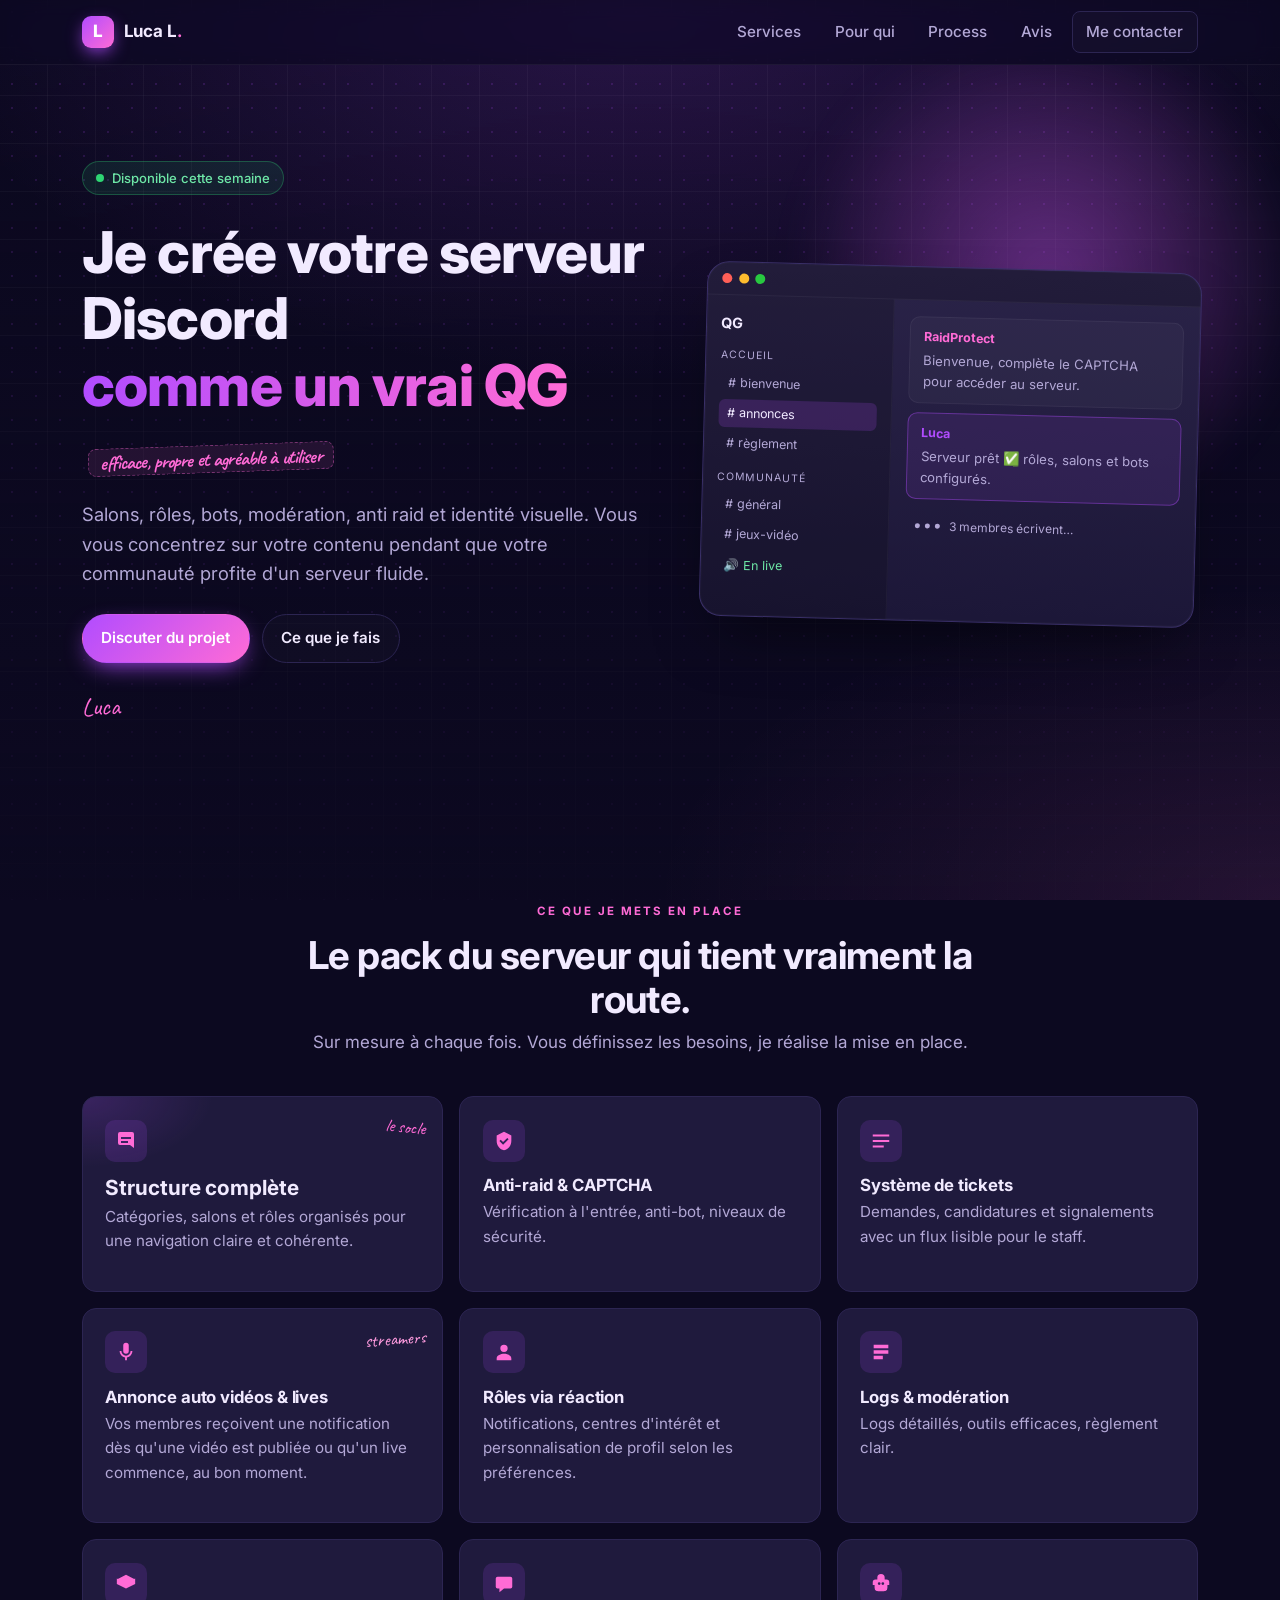
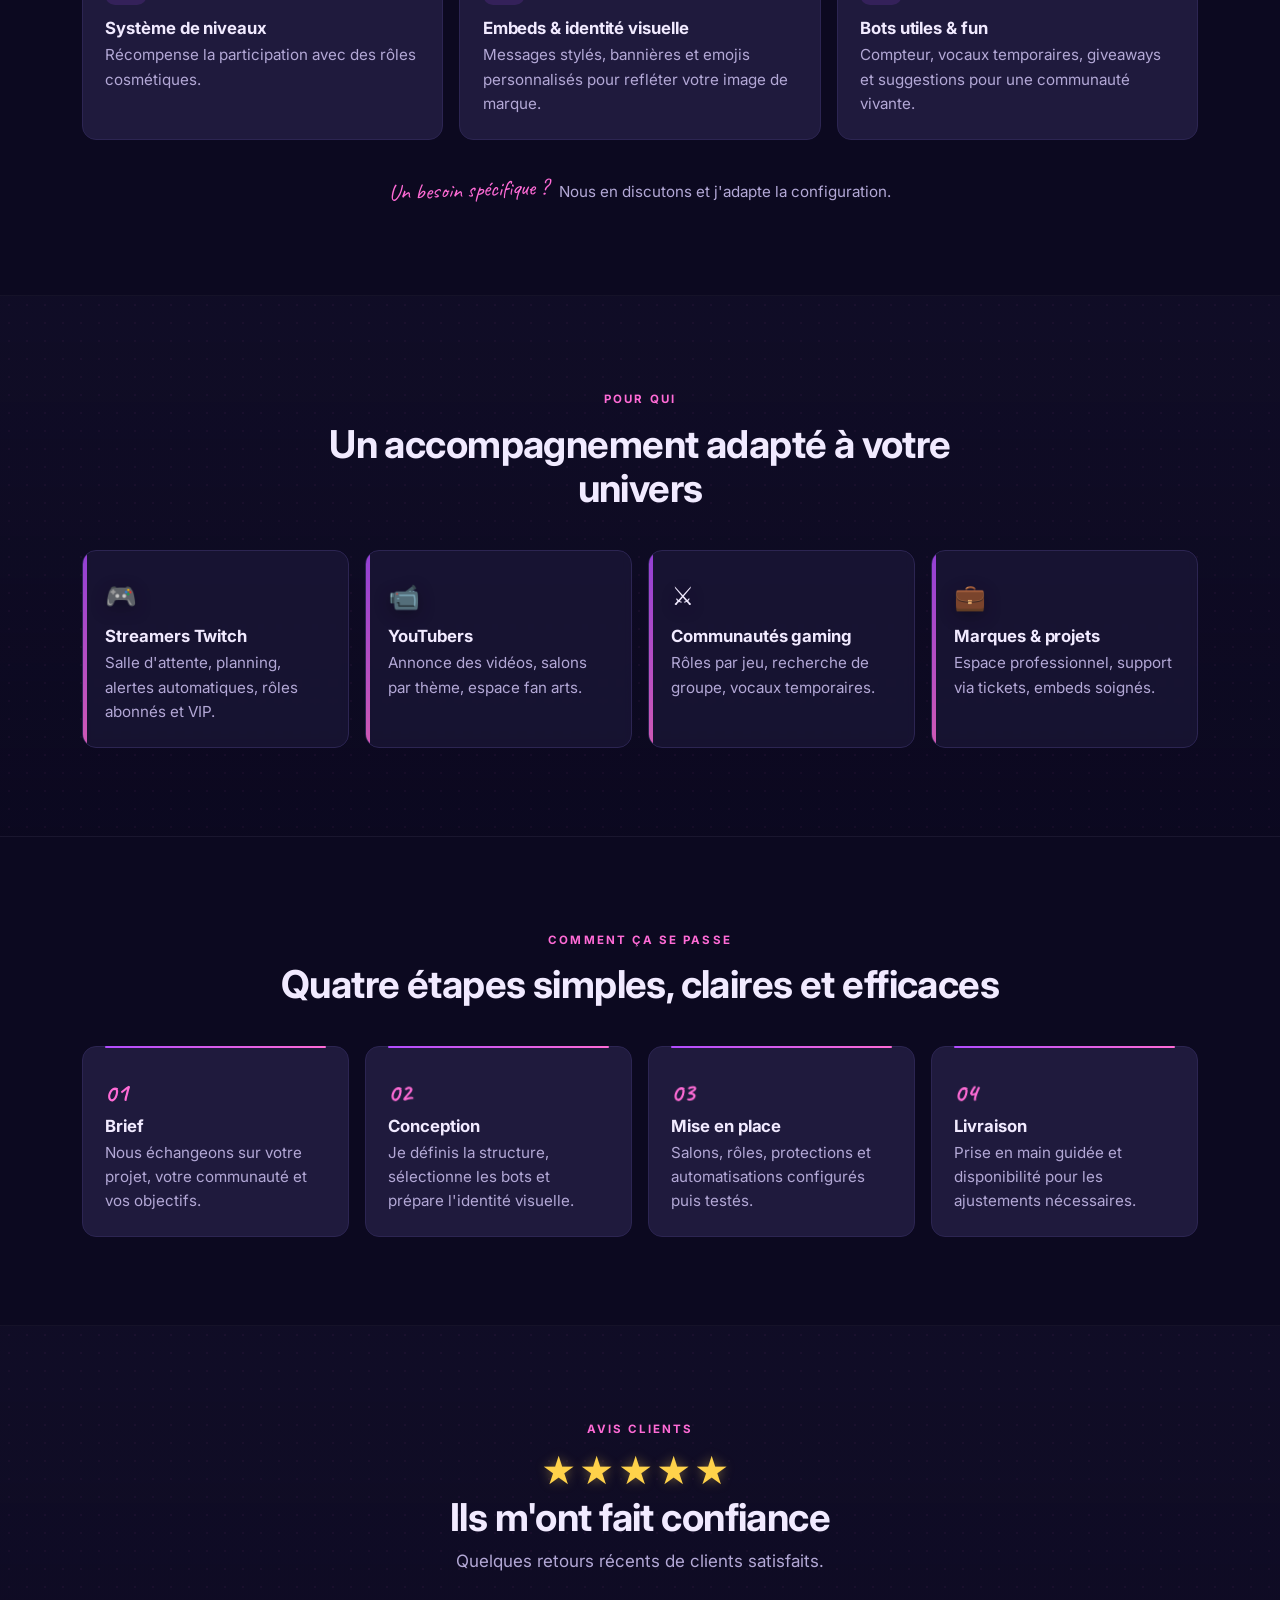
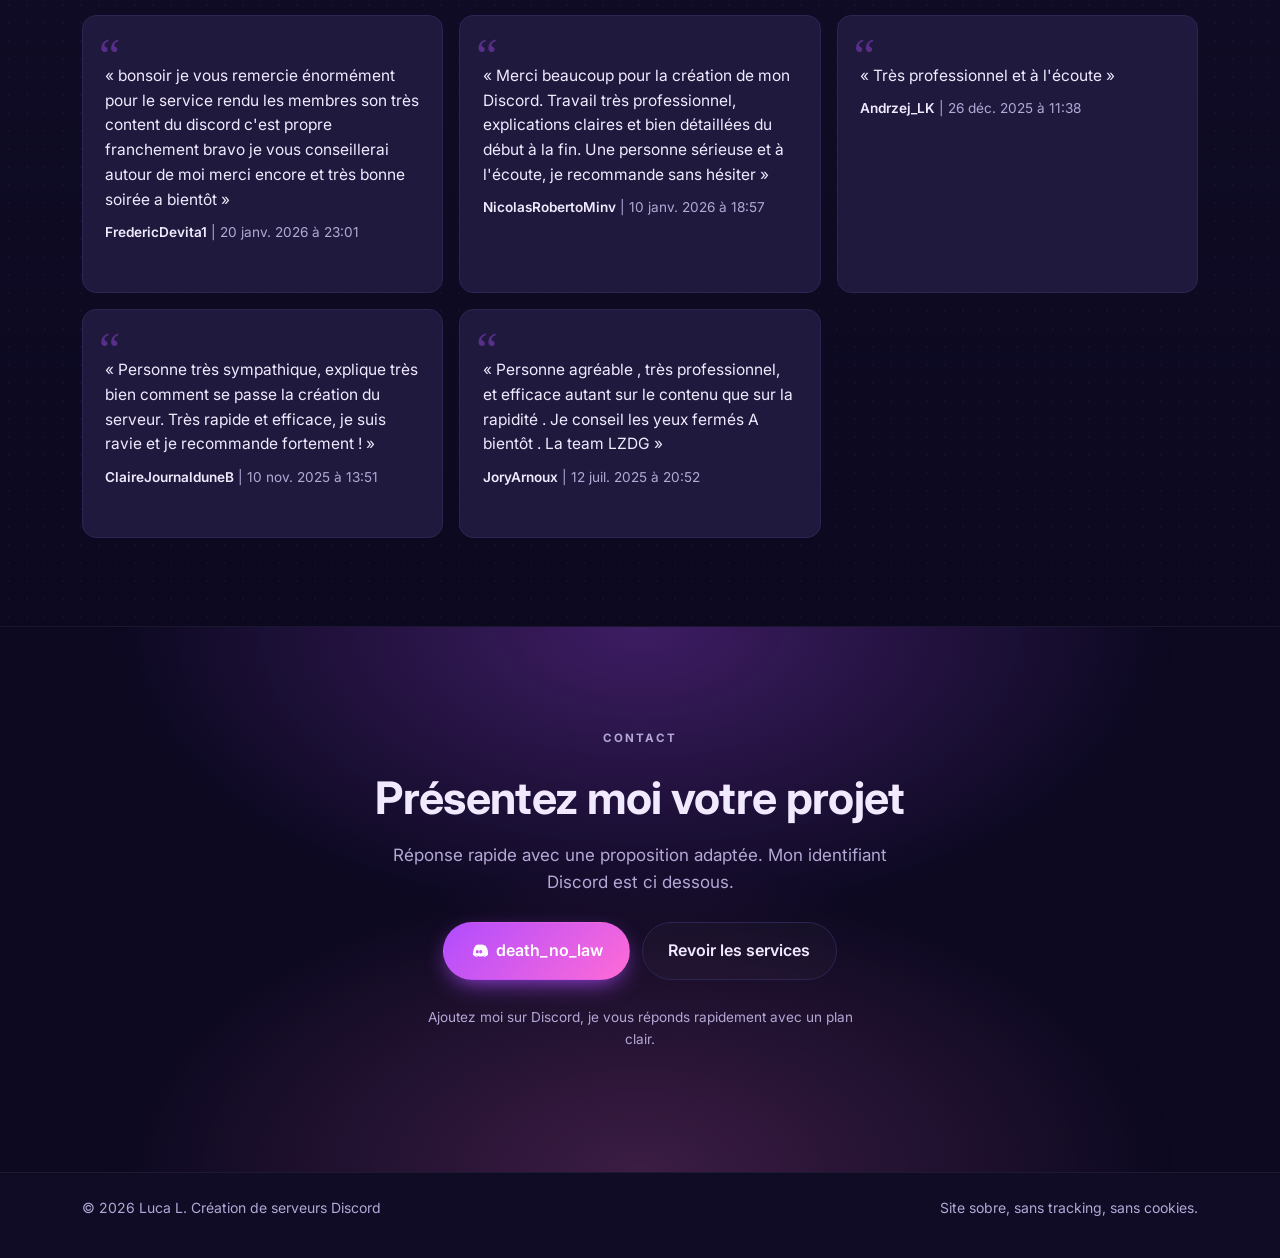
<file: index.html>
<!doctype html>
<html lang="fr">
  <head>
    <meta charset="utf-8" />
    <meta name="viewport" content="width=device-width, initial-scale=1" />
    <title>Luca L | Création de serveurs Discord pour streamers et créateurs</title>
    <meta
      name="description"
      content="Création de serveurs Discord clés en main pour streamers, YouTubers et communautés : structure, rôles, modération, protection anti-raid, bots et personnalisation."
    />
    <meta name="theme-color" content="#14102b" />
    <meta property="og:type" content="website" />
    <meta property="og:title" content="Luca L | Création de serveurs Discord" />
    <meta
      property="og:description"
      content="Serveurs Discord clés en main : structure, modération, protection, bots et identité visuelle."
    />
    <link rel="icon" href="data:image/svg+xml;utf8,<svg xmlns='http://www.w3.org/2000/svg' viewBox='0 0 64 64'><rect width='64' height='64' rx='14' fill='%23B14CFF'/><text x='50%25' y='58%25' font-family='system-ui,sans-serif' font-size='34' font-weight='700' text-anchor='middle' fill='white'>L</text></svg>" />
    <link rel="preconnect" href="https://fonts.googleapis.com" />
    <link rel="preconnect" href="https://fonts.gstatic.com" crossorigin />
    <link
      rel="stylesheet"
      href="https://fonts.googleapis.com/css2?family=Inter:wght@400;500;600;700;800&family=Caveat:wght@500;700&display=swap"
    />
    <link rel="stylesheet" href="style.css" />
  </head>
  <body>
    <a class="skip" href="#main">Aller au contenu</a>

    <header class="site-header">
      <div class="container site-header__inner">
        <a class="brand" href="#">
          <span class="brand__mark" aria-hidden="true">L</span>
          <span class="brand__name">Luca L<span class="brand__dot">.</span></span>
        </a>
        <nav class="nav" aria-label="Navigation principale">
          <a href="#services">Services</a>
          <a href="#public">Pour qui</a>
          <a href="#process">Process</a>
          <a href="#avis">Avis</a>
          <a class="btn btn--ghost btn--sm" href="#contact">Me contacter</a>
        </nav>
      </div>
    </header>

    <main id="main">
      <!-- HERO -->
      <section class="hero">
        <div class="container hero__grid">
          <div class="hero__content">
            <p class="badge">
              <span class="badge__dot" aria-hidden="true"></span>
              Disponible cette semaine
            </p>
            <h1 class="hero__title">
              Je crée votre serveur Discord<br />
              <span class="grad">comme un vrai QG</span>
              <span class="hero__sticker" aria-hidden="true">efficace, propre et agréable à utiliser</span>
            </h1>
            <p class="hero__lead">
              Salons, rôles, bots, modération, anti raid et identité visuelle.
              Vous vous concentrez sur votre contenu pendant que votre communauté profite d'un serveur fluide.
            </p>
            <div class="hero__cta">
              <a class="btn btn--primary" href="#contact">Discuter du projet</a>
              <a class="btn btn--ghost" href="#services">Ce que je fais</a>
            </div>

            <p class="signature" aria-hidden="true">Luca</p>
          </div>

          <!-- Mockup Discord stylisé en CSS pur -->
          <aside class="mockup" aria-hidden="true">
            <div class="mockup__bar">
              <span></span><span></span><span></span>
            </div>
            <div class="mockup__app">
              <div class="mockup__sidebar">
                <p class="mockup__server">QG</p>
                <p class="mockup__cat">Accueil</p>
                <p class="mockup__chan"># bienvenue</p>
                <p class="mockup__chan mockup__chan--active"># annonces</p>
                <p class="mockup__chan"># règlement</p>
                <p class="mockup__cat">Communauté</p>
                <p class="mockup__chan"># général</p>
                <p class="mockup__chan"># jeux-vidéo</p>
                <p class="mockup__chan mockup__chan--voice">🔊 En live</p>
              </div>
              <div class="mockup__main">
                <p class="mockup__msg">
                  <strong>RaidProtect</strong>
                  <span>Bienvenue, complète le CAPTCHA pour accéder au serveur.</span>
                </p>
                <p class="mockup__msg mockup__msg--me">
                  <strong>Luca</strong>
                  <span>Serveur prêt ✅ rôles, salons et bots configurés.</span>
                </p>
                <p class="mockup__typing">
                  <span></span><span></span><span></span> 3 membres écrivent…
                </p>
              </div>
            </div>
          </aside>
        </div>
        <div class="hero__glow" aria-hidden="true"></div>
      </section>

      <!-- SERVICES -->
      <section id="services" class="section">
        <div class="container">
          <header class="section__head">
            <p class="eyebrow">Ce que je mets en place</p>
            <h2>Le pack du serveur qui tient vraiment la route.</h2>
            <p class="section__lead">
              Sur mesure à chaque fois. Vous définissez les besoins, je réalise la mise en place.
            </p>
          </header>

          <ul class="bento" role="list">
            <li class="bento__cell bento__cell--lg">
              <span class="bento__icon" aria-hidden="true">
                <svg viewBox="0 0 24 24" width="24" height="24"><path fill="currentColor" d="M4 5a2 2 0 0 1 2-2h12a2 2 0 0 1 2 2v14l-4-3H6a2 2 0 0 1-2-2V5Zm3 3v2h10V8H7Zm0 4v2h7v-2H7Z"/></svg>
              </span>
              <h3>Structure complète</h3>
              <p>Catégories, salons et rôles organisés pour une navigation claire et cohérente.</p>
              <span class="bento__tag">le socle</span>
            </li>

            <li class="bento__cell">
              <span class="bento__icon" aria-hidden="true">
                <svg viewBox="0 0 24 24" width="22" height="22"><path fill="currentColor" d="M12 2 4 6v6c0 5 3.5 9.4 8 10 4.5-.6 8-5 8-10V6l-8-4Zm-1 14-4-4 1.4-1.4L11 13.2l4.6-4.6L17 10l-6 6Z"/></svg>
              </span>
              <h3>Anti-raid & CAPTCHA</h3>
              <p>Vérification à l'entrée, anti-bot, niveaux de sécurité.</p>
            </li>

            <li class="bento__cell">
              <span class="bento__icon" aria-hidden="true">
                <svg viewBox="0 0 24 24" width="22" height="22"><path fill="currentColor" d="M3 5h18v2H3V5Zm0 6h18v2H3v-2Zm0 6h12v2H3v-2Z"/></svg>
              </span>
              <h3>Système de tickets</h3>
              <p>Demandes, candidatures et signalements avec un flux lisible pour le staff.</p>
            </li>

            <li class="bento__cell bento__cell--tall">
              <span class="bento__icon" aria-hidden="true">
                <svg viewBox="0 0 24 24" width="22" height="22"><path fill="currentColor" d="M12 2a3 3 0 0 1 3 3v6a3 3 0 1 1-6 0V5a3 3 0 0 1 3-3Zm7 9a7 7 0 0 1-6 6.92V21h-2v-3.08A7 7 0 0 1 5 11h2a5 5 0 0 0 10 0h2Z"/></svg>
              </span>
              <h3>Annonce auto vidéos & lives</h3>
              <p>Vos membres reçoivent une notification dès qu'une vidéo est publiée ou qu'un live commence, au bon moment.</p>
              <span class="bento__tag bento__tag--pink">streamers</span>
            </li>

            <li class="bento__cell">
              <span class="bento__icon" aria-hidden="true">
                <svg viewBox="0 0 24 24" width="22" height="22"><path fill="currentColor" d="M12 12a4 4 0 1 0-4-4 4 4 0 0 0 4 4Zm0 2c-3.3 0-8 1.7-8 5v2h16v-2c0-3.3-4.7-5-8-5Z"/></svg>
              </span>
              <h3>Rôles via réaction</h3>
              <p>Notifications, centres d'intérêt et personnalisation de profil selon les préférences.</p>
            </li>

            <li class="bento__cell">
              <span class="bento__icon" aria-hidden="true">
                <svg viewBox="0 0 24 24" width="22" height="22"><path fill="currentColor" d="M4 4h16v4H4V4Zm0 6h16v4H4v-4Zm0 6h10v4H4v-4Z"/></svg>
              </span>
              <h3>Logs & modération</h3>
              <p>Logs détaillés, outils efficaces, règlement clair.</p>
            </li>

            <li class="bento__cell">
              <span class="bento__icon" aria-hidden="true">
                <svg viewBox="0 0 24 24" width="22" height="22"><path fill="currentColor" d="M12 2 2 7l10 5 10-5-10-5Zm0 9L2 6v6l10 5 10-5V6l-10 5Z"/></svg>
              </span>
              <h3>Système de niveaux</h3>
              <p>Récompense la participation avec des rôles cosmétiques.</p>
            </li>

            <li class="bento__cell bento__cell--wide">
              <span class="bento__icon" aria-hidden="true">
                <svg viewBox="0 0 24 24" width="22" height="22"><path fill="currentColor" d="M5 4h14a2 2 0 0 1 2 2v9a2 2 0 0 1-2 2h-7l-5 4v-4H5a2 2 0 0 1-2-2V6a2 2 0 0 1 2-2Z"/></svg>
              </span>
              <h3>Embeds & identité visuelle</h3>
              <p>Messages stylés, bannières et emojis personnalisés pour refléter votre image de marque.</p>
            </li>

            <li class="bento__cell">
              <span class="bento__icon" aria-hidden="true">
                <svg viewBox="0 0 24 24" width="22" height="22"><path fill="currentColor" d="M12 1a4 4 0 0 1 4 4v2h2a3 3 0 0 1 3 3v3h-2v3a4 4 0 0 1-4 4H9a4 4 0 0 1-4-4v-3H3v-3a3 3 0 0 1 3-3h2V5a4 4 0 0 1 4-4Zm-2 12a1.5 1.5 0 1 0-1.5-1.5A1.5 1.5 0 0 0 10 13Zm4 0a1.5 1.5 0 1 0-1.5-1.5A1.5 1.5 0 0 0 14 13Z"/></svg>
              </span>
              <h3>Bots utiles & fun</h3>
              <p>Compteur, vocaux temporaires, giveaways et suggestions pour une communauté vivante.</p>
            </li>
          </ul>

          <p class="section__note">
            <span class="scribble">Un besoin spécifique&nbsp;?</span>
            Nous en discutons et j'adapte la configuration.
          </p>
        </div>
      </section>

      <!-- POUR QUI -->
      <section id="public" class="section section--alt">
        <div class="container">
          <header class="section__head">
            <p class="eyebrow">Pour qui</p>
            <h2>Un accompagnement adapté à votre univers</h2>
          </header>
          <div class="audience">
            <article class="audience__item">
              <span class="audience__emoji" aria-hidden="true">🎮</span>
              <h3>Streamers Twitch</h3>
              <p>Salle d'attente, planning, alertes automatiques, rôles abonnés et VIP.</p>
            </article>
            <article class="audience__item">
              <span class="audience__emoji" aria-hidden="true">📹</span>
              <h3>YouTubers</h3>
              <p>Annonce des vidéos, salons par thème, espace fan arts.</p>
            </article>
            <article class="audience__item">
              <span class="audience__emoji" aria-hidden="true">⚔️</span>
              <h3>Communautés gaming</h3>
              <p>Rôles par jeu, recherche de groupe, vocaux temporaires.</p>
            </article>
            <article class="audience__item">
              <span class="audience__emoji" aria-hidden="true">💼</span>
              <h3>Marques & projets</h3>
              <p>Espace professionnel, support via tickets, embeds soignés.</p>
            </article>
          </div>
        </div>
      </section>

      <!-- PROCESS -->
      <section id="process" class="section">
        <div class="container">
          <header class="section__head">
            <p class="eyebrow">Comment ça se passe</p>
            <h2>Quatre étapes simples, claires et efficaces</h2>
          </header>
          <ol class="steps" role="list">
            <li class="step">
              <span class="step__num">01</span>
              <h3>Brief</h3>
              <p>Nous échangeons sur votre projet, votre communauté et vos objectifs.</p>
            </li>
            <li class="step">
              <span class="step__num">02</span>
              <h3>Conception</h3>
              <p>Je définis la structure, sélectionne les bots et prépare l'identité visuelle.</p>
            </li>
            <li class="step">
              <span class="step__num">03</span>
              <h3>Mise en place</h3>
              <p>Salons, rôles, protections et automatisations configurés puis testés.</p>
            </li>
            <li class="step">
              <span class="step__num">04</span>
              <h3>Livraison</h3>
              <p>Prise en main guidée et disponibilité pour les ajustements nécessaires.</p>
            </li>
          </ol>
        </div>
      </section>

      <!-- AVIS -->
      <section id="avis" class="section section--alt">
        <div class="container">
          <header class="section__head">
            <p class="eyebrow">Avis clients</p>
            <h2>
              <span class="stars" aria-label="Note 5 sur 5">★★★★★</span><br>
              Ils m'ont fait confiance
            </h2>
            <p class="section__lead">Quelques retours récents de clients satisfaits.</p>
          </header>

          <ul class="reviews" role="list">
            <li class="review">
              <p>
                « bonsoir je vous remercie énormément pour le service rendu les membres son très content du discord c'est propre franchement bravo je vous conseillerai autour de moi merci encore et très bonne soirée a bientôt »
              </p>
              <footer><strong>FredericDevita1</strong> | 20 janv. 2026 à 23:01</footer>
            </li>
            <li class="review">
              <p>
                « Merci beaucoup pour la création de mon Discord. Travail très professionnel, explications claires et bien détaillées du début à la fin. Une personne sérieuse et à l'écoute, je recommande sans hésiter »
              </p>
              <footer><strong>NicolasRobertoMinv</strong> | 10 janv. 2026 à 18:57</footer>
            </li>
            <li class="review">
              <p>
                « Très professionnel et à l'écoute »
              </p>
              <footer><strong>Andrzej_LK</strong> | 26 déc. 2025 à 11:38</footer>
            </li>
            <li class="review">
              <p>
                « Personne très sympathique, explique très bien comment se passe la création du serveur. Très rapide et efficace, je suis ravie et je recommande fortement ! »
              </p>
              <footer><strong>ClaireJournalduneB</strong> | 10 nov. 2025 à 13:51</footer>
            </li>
            <li class="review">
              <p>
                « Personne agréable , très professionnel, et efficace autant sur le contenu que sur la rapidité . Je conseil les yeux fermés A bientôt . La team LZDG »
              </p>
              <footer><strong>JoryArnoux</strong> | 12 juil. 2025 à 20:52</footer>
            </li>
          </ul>
        </div>
      </section>

      <!-- CONTACT / CTA -->
      <section id="contact" class="cta">
        <div class="container cta__inner">
          <p class="eyebrow">Contact</p>
          <h2>Présentez moi votre projet</h2>
          <p>Réponse rapide avec une proposition adaptée. Mon identifiant Discord est ci dessous.</p>
          <div class="cta__actions">
            <a class="btn btn--primary btn--lg" href="https://discord.com/users/" rel="noopener" target="_blank">
              <svg viewBox="0 0 24 24" width="18" height="18" aria-hidden="true"><path fill="currentColor" d="M19.6 4.6A18 18 0 0 0 15.3 3l-.2.4a16 16 0 0 1 4 1.3 14 14 0 0 0-4-1.2 14 14 0 0 0-3.2 0 14 14 0 0 0-4 1.2 16 16 0 0 1 4-1.3L11.7 3a18 18 0 0 0-4.3 1.6A18.5 18.5 0 0 0 4 17.4a18 18 0 0 0 5.5 2.8l.5-.7a13 13 0 0 1-2.2-1l.5-.4a13 13 0 0 0 11.4 0l.5.4c-.7.4-1.4.7-2.2 1l.5.7a18 18 0 0 0 5.5-2.8 18.5 18.5 0 0 0-3.4-12.8ZM9.7 15.3c-1.1 0-2-1-2-2.3 0-1.2.9-2.2 2-2.2s2 1 2 2.2c0 1.3-.9 2.3-2 2.3Zm4.6 0c-1.1 0-2-1-2-2.3 0-1.2.9-2.2 2-2.2s2 1 2 2.2c0 1.3-.9 2.3-2 2.3Z"/></svg>
              death_no_law
            </a>
            <a class="btn btn--ghost btn--lg" href="#services">Revoir les services</a>
          </div>
          <br>
          <p class="cta__hint">Ajoutez moi sur Discord, je vous réponds rapidement avec un plan clair.</p>
        </div>
      </section>
    </main>

    <footer class="site-footer">
      <div class="container site-footer__inner">
        <p>© 2026 Luca L. Création de serveurs Discord</p>
        <p class="muted">Site sobre, sans tracking, sans cookies.</p>
      </div>
    </footer>
  </body>
</html>
</file>
<file: style.css>
/* =========================================================
   Luca L. — One-page (HTML + CSS pur, zéro JS)
   - Fond grid + dots SVG, accents violet/rose
   - Layout asymétrique, bento, signature manuscrite
   ========================================================= */

:root {
  --bg: #0c0920;
  --bg-2: #14102b;
  --bg-3: #1b1638;
  --surface: #1f1a3d;
  --surface-2: #251f47;
  --border: #2c2552;
  --border-strong: #3a3068;
  --text: #f1eaff;
  --muted: #b3a8d6;
  --accent: #b14cff;
  --accent-2: #ff6bd6;
  --accent-3: #6c8cff;
  --accent-soft: rgba(177, 76, 255, 0.15);
  --ring: rgba(177, 76, 255, 0.45);
  --radius: 14px;
  --radius-sm: 10px;
  --radius-lg: 22px;
  --shadow: 0 10px 30px rgba(0, 0, 0, 0.35);
  --max: 1180px;
  --gutter: clamp(1rem, 4vw, 2rem);
  --grid-color: rgba(255, 255, 255, 0.04);
  --dot-color: rgba(177, 76, 255, 0.18);
  --hand: "Caveat", "Bradley Hand", "Comic Sans MS", cursive;
}

@media (prefers-reduced-motion: no-preference) {
  html {
    scroll-behavior: smooth;
  }
}

*,
*::before,
*::after {
  box-sizing: border-box;
}

html,
body {
  margin: 0;
  padding: 0;
}

body {
  background: var(--bg);
  color: var(--text);
  font-family:
    "Inter",
    system-ui,
    -apple-system,
    "Segoe UI",
    Roboto,
    sans-serif;
  font-size: clamp(15px, 0.95vw + 12px, 17px);
  line-height: 1.6;
  -webkit-font-smoothing: antialiased;
  text-rendering: optimizeLegibility;

  /* Pattern global : grille fine + dots */
  background-image:
    linear-gradient(var(--grid-color) 1px, transparent 1px),
    linear-gradient(90deg, var(--grid-color) 1px, transparent 1px),
    radial-gradient(circle at center, var(--dot-color) 1px, transparent 1.5px);
  background-size:
    48px 48px,
    48px 48px,
    24px 24px;
  background-position:
    -1px -1px,
    -1px -1px,
    0 0;
  background-attachment: fixed;
  position: relative;
}

/* Voile dégradé pour donner de la profondeur au pattern */
body::before {
  content: "";
  position: fixed;
  inset: 0;
  pointer-events: none;
  z-index: 0;
  background:
    radial-gradient(80% 60% at 50% 0%, rgba(177, 76, 255, 0.18), transparent 70%),
    radial-gradient(70% 50% at 100% 100%, rgba(255, 107, 214, 0.10), transparent 70%),
    linear-gradient(180deg, rgba(12, 9, 32, 0) 0%, rgba(12, 9, 32, 0.9) 100%);
}

img,
svg {
  display: block;
  max-width: 100%;
}

a {
  color: inherit;
  text-decoration: none;
}

a:focus-visible,
button:focus-visible {
  outline: 2px solid var(--ring);
  outline-offset: 3px;
  border-radius: 6px;
}

h1,
h2,
h3 {
  margin: 0 0 0.4em;
  line-height: 1.15;
  letter-spacing: -0.015em;
  font-weight: 700;
}

h1 {
  font-size: clamp(2rem, 4.5vw + 1rem, 3.6rem);
  font-weight: 800;
}

h2 {
  font-size: clamp(1.6rem, 2vw + 1rem, 2.4rem);
}

h3 {
  font-size: 1.05rem;
  letter-spacing: -0.005em;
}

p {
  margin: 0 0 1em;
}

p:last-child {
  margin-bottom: 0;
}

.container {
  width: 100%;
  max-width: var(--max);
  margin-inline: auto;
  padding-inline: var(--gutter);
  position: relative;
  z-index: 1;
}

.skip {
  position: absolute;
  left: -9999px;
  top: 0;
  background: var(--accent);
  color: #fff;
  padding: 0.6rem 1rem;
  z-index: 100;
}

.skip:focus {
  left: 1rem;
  top: 1rem;
}

.eyebrow {
  display: inline-block;
  text-transform: uppercase;
  letter-spacing: 0.18em;
  font-size: 0.72rem;
  font-weight: 700;
  color: var(--accent-2);
  margin: 0 0 0.8rem;
}

.muted {
  color: var(--muted);
}

.grad {
  background: linear-gradient(90deg, var(--accent), var(--accent-2));
  background-clip: text;
  -webkit-background-clip: text;
  -webkit-text-fill-color: transparent;
  color: transparent;
}

/* Texte "manuscrit" */
.scribble,
.signature,
.hero__sticker,
.bento__tag {
  font-family: var(--hand);
}

/* ============== HEADER ============== */
.site-header {
  position: sticky;
  top: 0;
  z-index: 50;
  background: rgba(12, 9, 32, 0.7);
  backdrop-filter: saturate(140%) blur(10px);
  -webkit-backdrop-filter: saturate(140%) blur(10px);
  border-bottom: 1px solid rgba(255, 255, 255, 0.05);
}

.site-header__inner {
  display: flex;
  align-items: center;
  justify-content: space-between;
  gap: 1rem;
  height: 64px;
}

.brand {
  display: inline-flex;
  align-items: center;
  gap: 0.6rem;
  font-weight: 700;
  letter-spacing: -0.01em;
}

.brand__mark {
  display: grid;
  place-items: center;
  width: 32px;
  height: 32px;
  border-radius: 9px;
  background: linear-gradient(135deg, var(--accent), var(--accent-2));
  color: #fff;
  font-weight: 800;
  box-shadow: 0 6px 18px -4px var(--accent);
}

.brand__dot {
  color: var(--accent-2);
}

.nav {
  display: flex;
  align-items: center;
  gap: 0.4rem;
}

.nav a {
  padding: 0.5rem 0.85rem;
  border-radius: 8px;
  color: var(--muted);
  font-weight: 500;
  font-size: 0.95rem;
  transition: color 0.15s ease, background-color 0.15s ease;
}

.nav a:hover {
  color: var(--text);
  background: rgba(255, 255, 255, 0.04);
}

@media (max-width: 720px) {
  .nav a:not(.btn) {
    display: none;
  }
}

/* ============== BUTTONS ============== */
.btn {
  --btn-pad-y: 0.7rem;
  --btn-pad-x: 1.15rem;
  display: inline-flex;
  align-items: center;
  justify-content: center;
  gap: 0.5rem;
  padding: var(--btn-pad-y) var(--btn-pad-x);
  border-radius: 999px;
  font-weight: 600;
  font-size: 0.95rem;
  border: 1px solid transparent;
  cursor: pointer;
  transition:
    transform 0.1s ease,
    background-color 0.2s ease,
    border-color 0.2s ease,
    box-shadow 0.2s ease;
  white-space: nowrap;
}

.btn--sm {
  --btn-pad-y: 0.45rem;
  --btn-pad-x: 0.9rem;
  font-size: 0.875rem;
}

.btn--lg {
  --btn-pad-y: 0.95rem;
  --btn-pad-x: 1.6rem;
  font-size: 1rem;
}

.btn--primary {
  background: linear-gradient(135deg, var(--accent), var(--accent-2));
  color: #fff;
  box-shadow: 0 8px 24px -8px var(--accent);
}

.btn--primary:hover {
  transform: translateY(-1px);
  box-shadow: 0 14px 30px -8px var(--accent);
}

.btn--ghost {
  background: rgba(255, 255, 255, 0.02);
  color: var(--text);
  border-color: var(--border);
}

.btn--ghost:hover {
  border-color: var(--accent);
  background: var(--accent-soft);
}

/* ============== BADGE ============== */
.badge {
  display: inline-flex;
  align-items: center;
  gap: 0.5rem;
  padding: 0.35rem 0.8rem;
  border-radius: 999px;
  background: rgba(46, 213, 115, 0.1);
  border: 1px solid rgba(46, 213, 115, 0.3);
  color: #6ee7a7;
  font-size: 0.82rem;
  font-weight: 500;
  margin: 0 0 1.5rem;
}

.badge__dot {
  width: 8px;
  height: 8px;
  border-radius: 50%;
  background: #2ed573;
  box-shadow: 0 0 0 0 rgba(46, 213, 115, 0.6);
  animation: pulse 2s infinite;
}

@keyframes pulse {
  0% {
    box-shadow: 0 0 0 0 rgba(46, 213, 115, 0.6);
  }
  70% {
    box-shadow: 0 0 0 10px rgba(46, 213, 115, 0);
  }
  100% {
    box-shadow: 0 0 0 0 rgba(46, 213, 115, 0);
  }
}

/* ============== HERO ============== */
.hero {
  position: relative;
  padding: clamp(3rem, 8vw, 6rem) 0 clamp(3rem, 7vw, 5rem);
  overflow: hidden;
}

.hero__grid {
  display: grid;
  grid-template-columns: 1.15fr 1fr;
  gap: clamp(2rem, 4vw, 3.5rem);
  align-items: center;
  position: relative;
  z-index: 2;
}

@media (max-width: 900px) {
  .hero__grid {
    grid-template-columns: 1fr;
  }
}

.hero__content {
  max-width: 580px;
}

.hero__title {
  margin-bottom: 1rem;
}

.hero__sticker {
  display: inline-block;
  font-size: 1.25rem;
  font-weight: 700;
  color: var(--accent-2);
  background: rgba(255, 107, 214, 0.1);
  border: 1px dashed rgba(255, 107, 214, 0.4);
  padding: 0.1rem 0.7rem;
  border-radius: 8px;
  transform: rotate(-2deg);
  margin-left: 0.4rem;
  vertical-align: 0.3em;
  white-space: nowrap;
}

.hero__lead {
  color: var(--muted);
  font-size: clamp(1rem, 0.6vw + 0.9rem, 1.15rem);
  max-width: 56ch;
}

.hero__cta {
  display: flex;
  flex-wrap: wrap;
  gap: 0.75rem;
  margin-top: 1.6rem;
}

.hero__points {
  list-style: none;
  padding: 0;
  margin: 1.8rem 0 0;
  display: flex;
  flex-wrap: wrap;
  gap: 0.5rem 1.5rem;
  color: var(--muted);
  font-size: 0.9rem;
}

.hero__points li {
  position: relative;
  padding-left: 1.1rem;
}

.hero__points li::before {
  content: "";
  position: absolute;
  left: 0;
  top: 0.55em;
  width: 6px;
  height: 6px;
  border-radius: 50%;
  background: var(--accent);
  box-shadow: 0 0 10px var(--accent);
}

.signature {
  font-family: var(--hand);
  font-size: 1.6rem;
  color: var(--accent-2);
  margin: 1.5rem 0 0;
  transform: rotate(-3deg);
  display: inline-block;
}

.hero__glow {
  position: absolute;
  inset: -20% -10% auto auto;
  width: 720px;
  height: 720px;
  max-width: 90vw;
  max-height: 90vw;
  background:
    radial-gradient(closest-side, rgba(177, 76, 255, 0.30), transparent 70%),
    radial-gradient(closest-side, rgba(255, 107, 214, 0.20), transparent 70%);
  filter: blur(20px);
  pointer-events: none;
  z-index: 0;
}

/* ============== MOCKUP DISCORD (CSS pur) ============== */
.mockup {
  position: relative;
  border-radius: var(--radius-lg);
  background: linear-gradient(180deg, #2a2348, #1c1738);
  border: 1px solid var(--border-strong);
  box-shadow:
    0 30px 60px -20px rgba(0, 0, 0, 0.5),
    0 0 0 1px rgba(255, 255, 255, 0.03) inset;
  overflow: hidden;
  transform: rotate(1.5deg);
  transition: transform 0.3s ease;
}

.mockup:hover {
  transform: rotate(0);
}

.mockup__bar {
  display: flex;
  gap: 0.4rem;
  padding: 0.7rem 0.9rem;
  border-bottom: 1px solid rgba(255, 255, 255, 0.05);
  background: rgba(0, 0, 0, 0.2);
}

.mockup__bar span {
  width: 10px;
  height: 10px;
  border-radius: 50%;
  background: #3a3068;
}

.mockup__bar span:nth-child(1) { background: #ff5f57; }
.mockup__bar span:nth-child(2) { background: #febc2e; }
.mockup__bar span:nth-child(3) { background: #28c840; }

.mockup__app {
  display: grid;
  grid-template-columns: 38% 1fr;
  min-height: 320px;
}

.mockup__sidebar {
  padding: 1rem 0.9rem;
  background: rgba(0, 0, 0, 0.18);
  border-right: 1px solid rgba(255, 255, 255, 0.04);
  font-size: 0.78rem;
}

.mockup__server {
  font-weight: 700;
  font-size: 0.9rem;
  margin: 0 0 0.8rem;
  color: var(--text);
}

.mockup__cat {
  text-transform: uppercase;
  letter-spacing: 0.1em;
  font-size: 0.65rem;
  color: var(--muted);
  margin: 0.7rem 0 0.3rem;
}

.mockup__chan {
  margin: 0.15rem 0;
  padding: 0.25rem 0.5rem;
  border-radius: 6px;
  color: var(--muted);
}

.mockup__chan--active {
  background: rgba(177, 76, 255, 0.18);
  color: var(--text);
}

.mockup__chan--voice {
  color: #6ee7a7;
}

.mockup__main {
  padding: 1rem;
  display: flex;
  flex-direction: column;
  gap: 0.6rem;
  font-size: 0.82rem;
}

.mockup__msg {
  margin: 0;
  padding: 0.6rem 0.8rem;
  border-radius: 10px;
  background: rgba(255, 255, 255, 0.03);
  border: 1px solid rgba(255, 255, 255, 0.05);
  display: flex;
  flex-direction: column;
  gap: 0.2rem;
}

.mockup__msg strong {
  color: var(--accent-2);
  font-size: 0.78rem;
}

.mockup__msg span {
  color: var(--muted);
}

.mockup__msg--me {
  border-color: rgba(177, 76, 255, 0.4);
  background: rgba(177, 76, 255, 0.1);
}

.mockup__msg--me strong {
  color: var(--accent);
}

.mockup__typing {
  display: flex;
  align-items: center;
  gap: 0.3rem;
  font-size: 0.75rem;
  color: var(--muted);
  margin: 0.2rem 0 0;
  padding: 0.3rem 0.6rem;
}

.mockup__typing span {
  width: 5px;
  height: 5px;
  border-radius: 50%;
  background: var(--muted);
  animation: typing 1.4s infinite;
}

.mockup__typing span:nth-child(2) {
  animation-delay: 0.2s;
}

.mockup__typing span:nth-child(3) {
  animation-delay: 0.4s;
  margin-right: 0.3rem;
}

@keyframes typing {
  0%, 60%, 100% {
    transform: translateY(0);
    opacity: 0.4;
  }
  30% {
    transform: translateY(-3px);
    opacity: 1;
  }
}

@media (max-width: 900px) {
  .mockup {
    transform: none;
    max-width: 480px;
    margin: 0 auto;
  }
}

/* ============== SECTIONS ============== */
.section {
  padding: clamp(3rem, 7vw, 5.5rem) 0;
  position: relative;
}

.section--alt {
  background: linear-gradient(180deg, rgba(20, 16, 43, 0.6), rgba(12, 9, 32, 0.95));
  border-top: 1px solid rgba(255, 255, 255, 0.04);
  border-bottom: 1px solid rgba(255, 255, 255, 0.04);
}

.section--alt::before {
  content: "";
  position: absolute;
  inset: 0;
  background-image: radial-gradient(circle, rgba(255, 107, 214, 0.07) 1px, transparent 1.5px);
  background-size: 18px 18px;
  pointer-events: none;
  opacity: 0.6;
}

.section__head {
  max-width: 720px;
  margin: 0 auto 2.5rem;
  text-align: center;
}

.section__head h2 {
  margin-bottom: 0.5rem;
}

.section__lead {
  color: var(--muted);
}

.section__note {
  margin-top: 2rem;
  text-align: center;
  color: var(--muted);
  font-size: 0.95rem;
}

.section__note .scribble {
  font-size: 1.4rem;
  color: var(--accent-2);
  margin-right: 0.4rem;
  display: inline-block;
  transform: rotate(-2deg);
}

/* ============== BENTO (Services) ============== */
.bento {
  list-style: none;
  padding: 0;
  margin: 0;
  display: grid;
  grid-template-columns: repeat(3, minmax(0, 1fr));
  gap: 1rem;
}

.bento__cell {
  position: relative;
  background: var(--surface);
  border: 1px solid var(--border);
  border-radius: var(--radius);
  padding: 1.4rem;
  transition: transform 0.2s ease, border-color 0.2s ease, background-color 0.2s ease;
  grid-column: auto;
  overflow: hidden;
}

.bento__cell::after {
  content: "";
  position: absolute;
  inset: 0;
  background-image: radial-gradient(circle at top right, rgba(177, 76, 255, 0.08), transparent 50%);
  pointer-events: none;
  opacity: 0;
  transition: opacity 0.3s ease;
}

.bento__cell:hover {
  transform: translateY(-3px);
  border-color: var(--accent);
  background: var(--surface-2);
}

.bento__cell:hover::after {
  opacity: 1;
}

.bento__cell--lg {
  grid-column: auto;
  grid-row: auto;
  background:
    radial-gradient(60% 60% at 0% 0%, rgba(177, 76, 255, 0.18), transparent 60%),
    var(--surface);
}

.bento__cell--tall {
  grid-row: auto;
}

.bento__cell--wide {
  grid-column: auto;
}

@media (max-width: 900px) {
  .bento {
    grid-template-columns: repeat(2, minmax(0, 1fr));
  }
}

@media (max-width: 620px) {
  .bento {
    grid-template-columns: 1fr;
  }
}

.bento__icon {
  display: inline-grid;
  place-items: center;
  width: 42px;
  height: 42px;
  border-radius: 10px;
  margin-bottom: 0.9rem;
  background: var(--accent-soft);
  color: var(--accent-2);
}

.bento__cell h3 {
  margin-bottom: 0.3rem;
}

.bento__cell p {
  color: var(--muted);
  font-size: 0.95rem;
}

.bento__cell--lg h3 {
  font-size: 1.3rem;
}

.bento__tag {
  position: absolute;
  top: 1rem;
  right: 1rem;
  font-size: 1.15rem;
  color: var(--accent-2);
  transform: rotate(6deg);
  pointer-events: none;
}

.bento__tag--pink {
  color: #ff9bdf;
  transform: rotate(-4deg);
}

/* ============== AUDIENCE ============== */
.audience {
  display: grid;
  grid-template-columns: repeat(auto-fit, minmax(min(100%, 230px), 1fr));
  gap: 1rem;
}

.audience__item {
  padding: 1.6rem 1.4rem 1.4rem;
  border-radius: var(--radius);
  border: 1px solid var(--border);
  background: rgba(31, 26, 61, 0.6);
  position: relative;
  overflow: hidden;
  backdrop-filter: blur(4px);
}

.audience__item::before {
  content: "";
  position: absolute;
  inset: 0 auto auto 0;
  width: 4px;
  height: 100%;
  background: linear-gradient(var(--accent), var(--accent-2));
  opacity: 0.8;
}

.audience__emoji {
  display: inline-block;
  font-size: 1.6rem;
  margin-bottom: 0.6rem;
  filter: drop-shadow(0 4px 8px rgba(0, 0, 0, 0.3));
}

.audience__item h3 {
  margin-bottom: 0.3rem;
}

.audience__item p {
  color: var(--muted);
  font-size: 0.95rem;
}

/* ============== STEPS ============== */
.steps {
  list-style: none;
  padding: 0;
  margin: 0;
  display: grid;
  grid-template-columns: repeat(auto-fit, minmax(min(100%, 220px), 1fr));
  gap: 1rem;
  counter-reset: step;
}

.step {
  position: relative;
  padding: 1.6rem 1.4rem 1.4rem;
  border-radius: var(--radius);
  background: var(--surface);
  border: 1px solid var(--border);
}

.step::before {
  content: "";
  position: absolute;
  top: -1px;
  left: 1.4rem;
  right: 1.4rem;
  height: 2px;
  background: linear-gradient(90deg, var(--accent), var(--accent-2));
  border-radius: 2px;
}

.step__num {
  display: inline-block;
  font-family: var(--hand);
  font-size: 1.6rem;
  font-weight: 700;
  color: var(--accent-2);
  margin-bottom: 0.2rem;
  transform: rotate(-3deg);
}

.step h3 {
  margin-bottom: 0.3rem;
}

.step p {
  color: var(--muted);
  font-size: 0.95rem;
}

/* ============== REVIEWS ============== */
.stars {
  display: inline-block;
  color: #ffd24a;
  letter-spacing: 0.1em;
  font-size: 0.9em;
  margin-right: 0.4rem;
  vertical-align: 0.1em;
  text-shadow: 0 0 12px rgba(255, 210, 74, 0.4);
}

.reviews {
  list-style: none;
  padding: 0;
  margin: 0;
  display: grid;
  grid-template-columns: repeat(auto-fit, minmax(min(100%, 280px), 1fr));
  gap: 1rem;
}

.review {
  background: var(--surface);
  border: 1px solid var(--border);
  border-radius: var(--radius);
  padding: 3rem 1.4rem;
  font-size: 0.97rem;
  display: flex;
  flex-direction: column;
  gap: 0.6rem;
  position: relative;
}

.review::before {
  content: "“";
  position: absolute;
  top: 1rem;
  left: 1rem;
  font-family: Georgia, serif;
  font-size: 3rem;
  line-height: 1;
  color: var(--accent);
  opacity: 0.4;
}

.review p {
  margin: 0;
  color: var(--text);
  position: relative;
}

.review footer {
  color: var(--muted);
  font-size: 0.85rem;
}

.review footer strong {
  color: var(--text);
  font-weight: 600;
}

/* ============== CTA ============== */
.cta {
  position: relative;
  padding: clamp(3.5rem, 8vw, 6rem) 0;
  text-align: center;
  overflow: hidden;
}

.cta::before {
  content: "";
  position: absolute;
  inset: 0;
  background:
    radial-gradient(60% 80% at 50% 0%, rgba(177, 76, 255, 0.30), transparent 70%),
    radial-gradient(60% 80% at 50% 100%, rgba(255, 107, 214, 0.20), transparent 70%);
  pointer-events: none;
  z-index: 0;
}

.cta__inner {
  position: relative;
  z-index: 1;
}

.cta h2 {
  font-size: clamp(1.8rem, 3vw + 1rem, 2.8rem);
}

.cta > .container > p {
  color: var(--muted);
  max-width: 50ch;
  margin: 0 auto 1.6rem;
}

.cta__actions {
  display: flex;
  flex-wrap: wrap;
  justify-content: center;
  gap: 0.75rem;
}

.cta__hint {
  margin-top: 1.5rem;
  color: var(--muted);
  font-size: 0.85rem;
}

/* ============== FOOTER ============== */
.site-footer {
  border-top: 1px solid rgba(255, 255, 255, 0.05);
  padding: 1.5rem 0;
  background: rgba(20, 16, 43, 0.6);
  position: relative;
  z-index: 1;
}

.site-footer__inner {
  display: flex;
  flex-wrap: wrap;
  justify-content: space-between;
  gap: 0.5rem;
  font-size: 0.875rem;
  color: var(--muted);
}

/* ============== A11Y ============== */
@media (prefers-reduced-motion: reduce) {
  *,
  *::before,
  *::after {
    transition: none !important;
    animation: none !important;
  }
  .mockup {
    transform: none;
  }
}

@media (prefers-contrast: more) {
  :root {
    --muted: #d8cff5;
    --border: #4a3f7a;
  }
}
</file>
